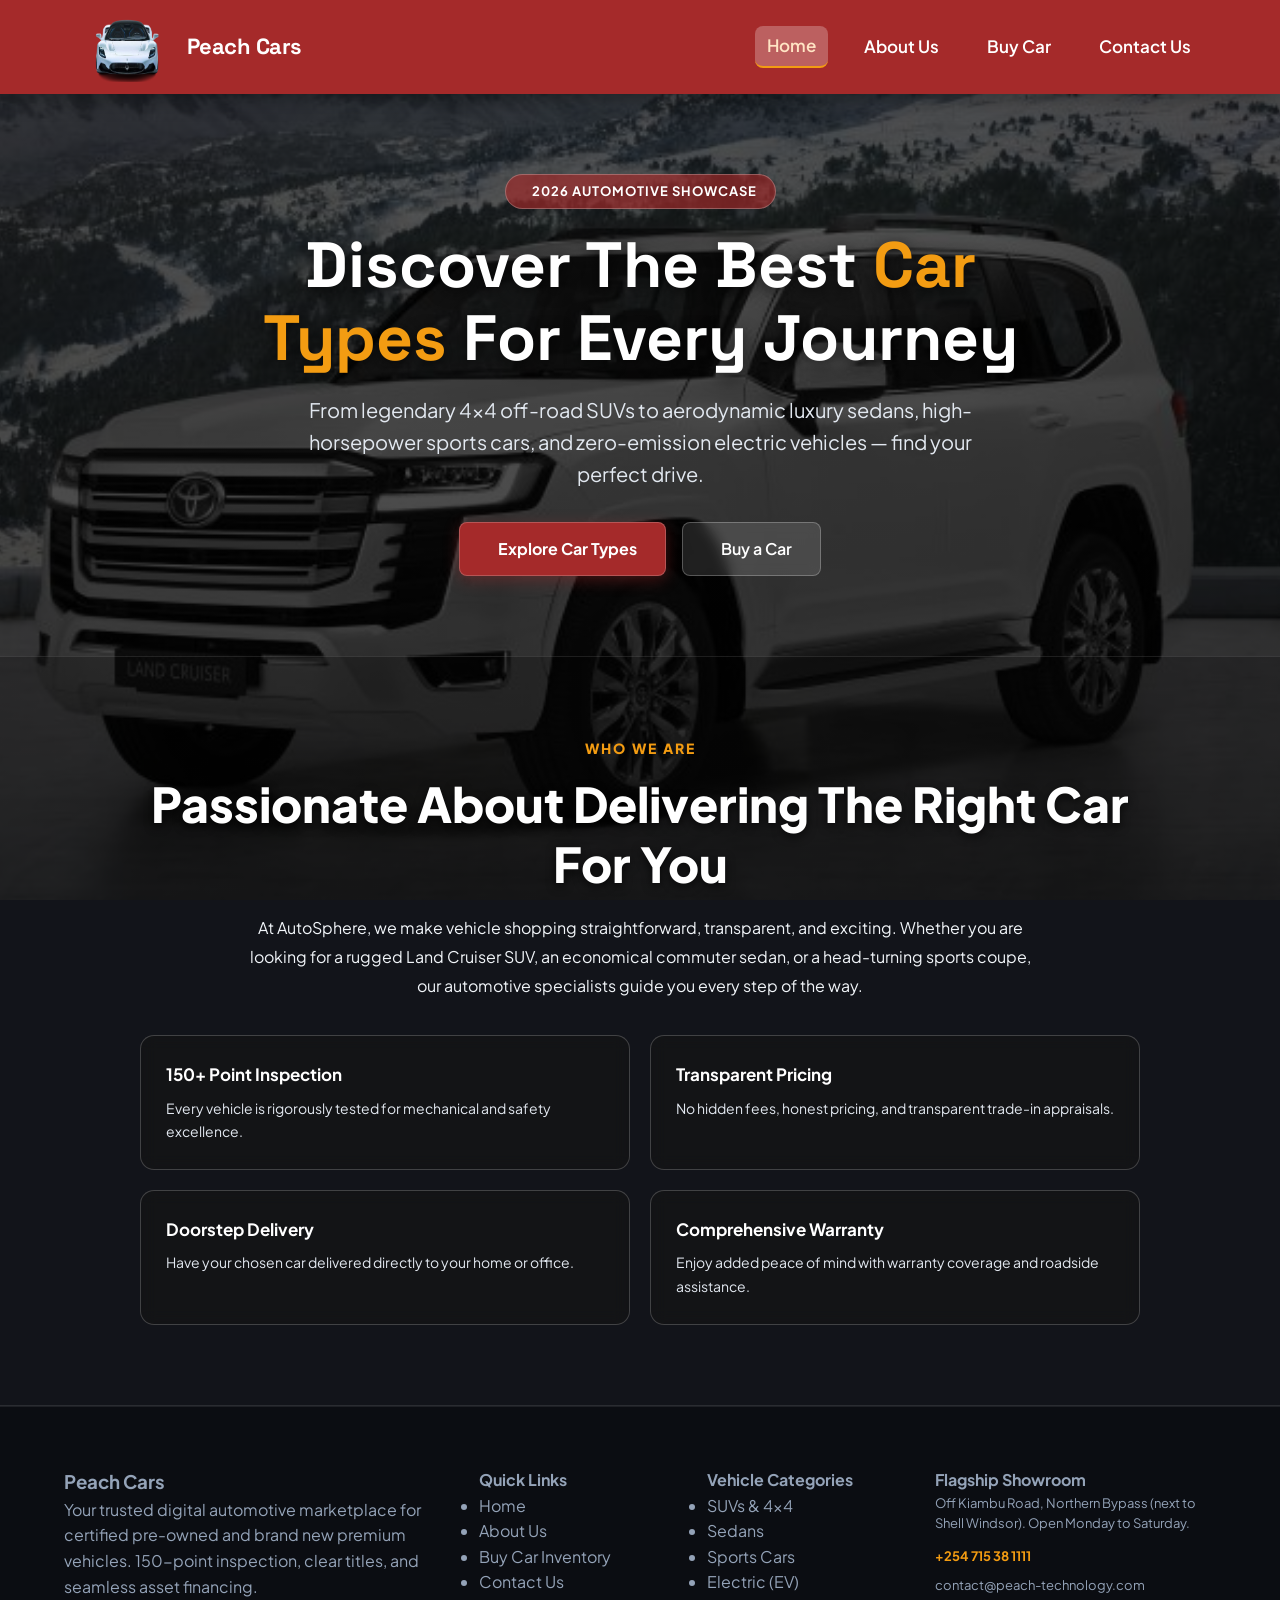
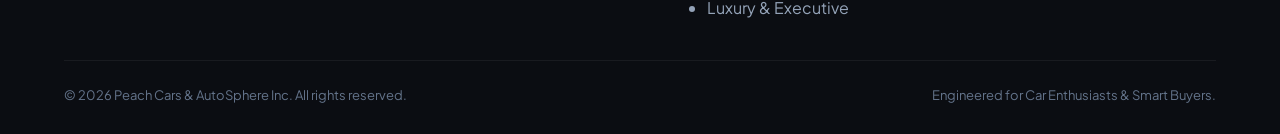
<file: index.html>
<!DOCTYPE html>
<html lang="en">
<head>
    <meta charset="UTF-8">
    <meta name="viewport" content="width=device-width, initial-scale=1.0">
    <title>AutoSphere | Types of Cars & Buy Car</title>
    <link rel="stylesheet" href="style.css"> 
</head>

<body>
    <div class="top-menu-bar">
        <div class="brand-title">
            <img src="images/CAR._royal-removebg-preview.png" alt="CAR.png" width="100" height="70">
            <span>Peach Cars </span>
        </div>
        
     <ul class="nav-links">
            <a href="car.html" class="active-nav"><h2>Home</h2></a>
            <a href="About.html"><h2>About Us</h2></a>
            <a href="Buycar.html"><h2>Buy Car</h2></a>
            <a href="contactus.html"><h2>Contact Us</h2></a>
     </ul>
    </div>

    <div class="hero" id="home">
        <div class="hero-tag">
            <i class="fa-solid fa-crown"></i> 2026 Automotive Showcase
        </div>
        <h1>Discover The Best <span>Car Types</span> For Every Journey</h1>
        <p>
            From legendary 4x4 off-road SUVs to aerodynamic luxury sedans, high-horsepower sports cars, and zero-emission electric vehicles — find your perfect drive.
        </p>
        <div class="hero-buttons">
            <a href="#cars" class="btn-primary">
                <i class="fa-solid fa-car"></i> Explore Car Types
            </a>
            <a href="Buycar.html" class="btn-secondary">
                <i class="fa-solid fa-tags"></i> Buy a Car
            </a>
        </div>
    </div>

    

  <!-- About Us Section -->
<section class="about-section" id="about">
    <div class="about-overlay">
        <div class="container">
            <div class="about-content">
                <span class="section-badge">Who We Are</span>

                <h2>Passionate About Delivering The Right Car For You</h2>

                <p>
                    At AutoSphere, we make vehicle shopping straightforward,
                    transparent, and exciting. Whether you are looking for a
                    rugged Land Cruiser SUV, an economical commuter sedan, or
                    a head-turning sports coupe, our automotive specialists
                    guide you every step of the way.
                </p>

                <div class="feature-cards">

                    <div class="feature-card">
                        <i class="fa-solid fa-shield-halved feature-icon"></i>
                        <h4>150+ Point Inspection</h4>
                        <p>
                            Every vehicle is rigorously tested for mechanical
                            and safety excellence.
                        </p>
                    </div>

                    <div class="feature-card">
                        <i class="fa-solid fa-hand-holding-dollar feature-icon"></i>
                        <h4>Transparent Pricing</h4>
                        <p>
                            No hidden fees, honest pricing, and transparent
                            trade-in appraisals.
                        </p>
                    </div>

                    <div class="feature-card">
                        <i class="fa-solid fa-truck-fast feature-icon"></i>
                        <h4>Doorstep Delivery</h4>
                        <p>
                            Have your chosen car delivered directly to your
                            home or office.
                        </p>
                    </div>

                    <div class="feature-card">
                        <i class="fa-solid fa-award feature-icon"></i>
                        <h4>Comprehensive Warranty</h4>
                        <p>
                            Enjoy added peace of mind with warranty coverage
                            and roadside assistance.
                        </p>
                    </div>

                </div>
            </div>
        </div>
    </div>
</section>

<!-- Footer -->
<footer class="site-footer">
    <div class="footer-container">

        <div class="footer-top">

            <div class="footer-brand">
                <h3>Peach Cars</h3>
                <p>
                    Your trusted digital automotive marketplace for certified
                    pre-owned and brand new premium vehicles. 150-point inspection,
                    clear titles, and seamless asset financing.
                </p>
            </div>

            <div class="footer-col">
                <h4>Quick Links</h4>
                <ul>
                    <li><a href="car.html">Home</a></li>
                    <li><a href="About.html">About Us</a></li>
                    <li><a href="Buycar.html">Buy Car Inventory</a></li>
                    <li><a href="contactus.html">Contact Us</a></li>
                </ul>
            </div>

            <div class="footer-col">
                <h4>Vehicle Categories</h4>
                <ul>
                    <li><a href="Buycar.html">SUVs &amp; 4x4</a></li>
                    <li><a href="Buycar.html">Sedans</a></li>
                    <li><a href="Buycar.html">Sports Cars</a></li>
                    <li><a href="Buycar.html">Electric (EV)</a></li>
                    <li><a href="Buycar.html">Luxury &amp; Executive</a></li>
                </ul>
            </div>

            <div class="footer-col">
                <h4>Flagship Showroom</h4>
                <p class="showroom-address">
                    Off Kiambu Road, Northern Bypass (next to Shell Windsor).
                    Open Monday to Saturday.
                </p>

                <span class="footer-phone">
                    <i class="fa-solid fa-phone"></i> +254 715 38 1111
                </span>

                <span class="footer-email">
                    <i class="fa-solid fa-envelope"></i>
                    contact@peach-technology.com
                </span>
            </div>

        </div>

        <div class="footer-bottom">
            <p>&copy; 2026 Peach Cars &amp; AutoSphere Inc. All rights reserved.</p>
            <p>Engineered for Car Enthusiasts &amp; Smart Buyers.</p>
        </div>

    </div>
</footer>
</body>
</html>
</file>
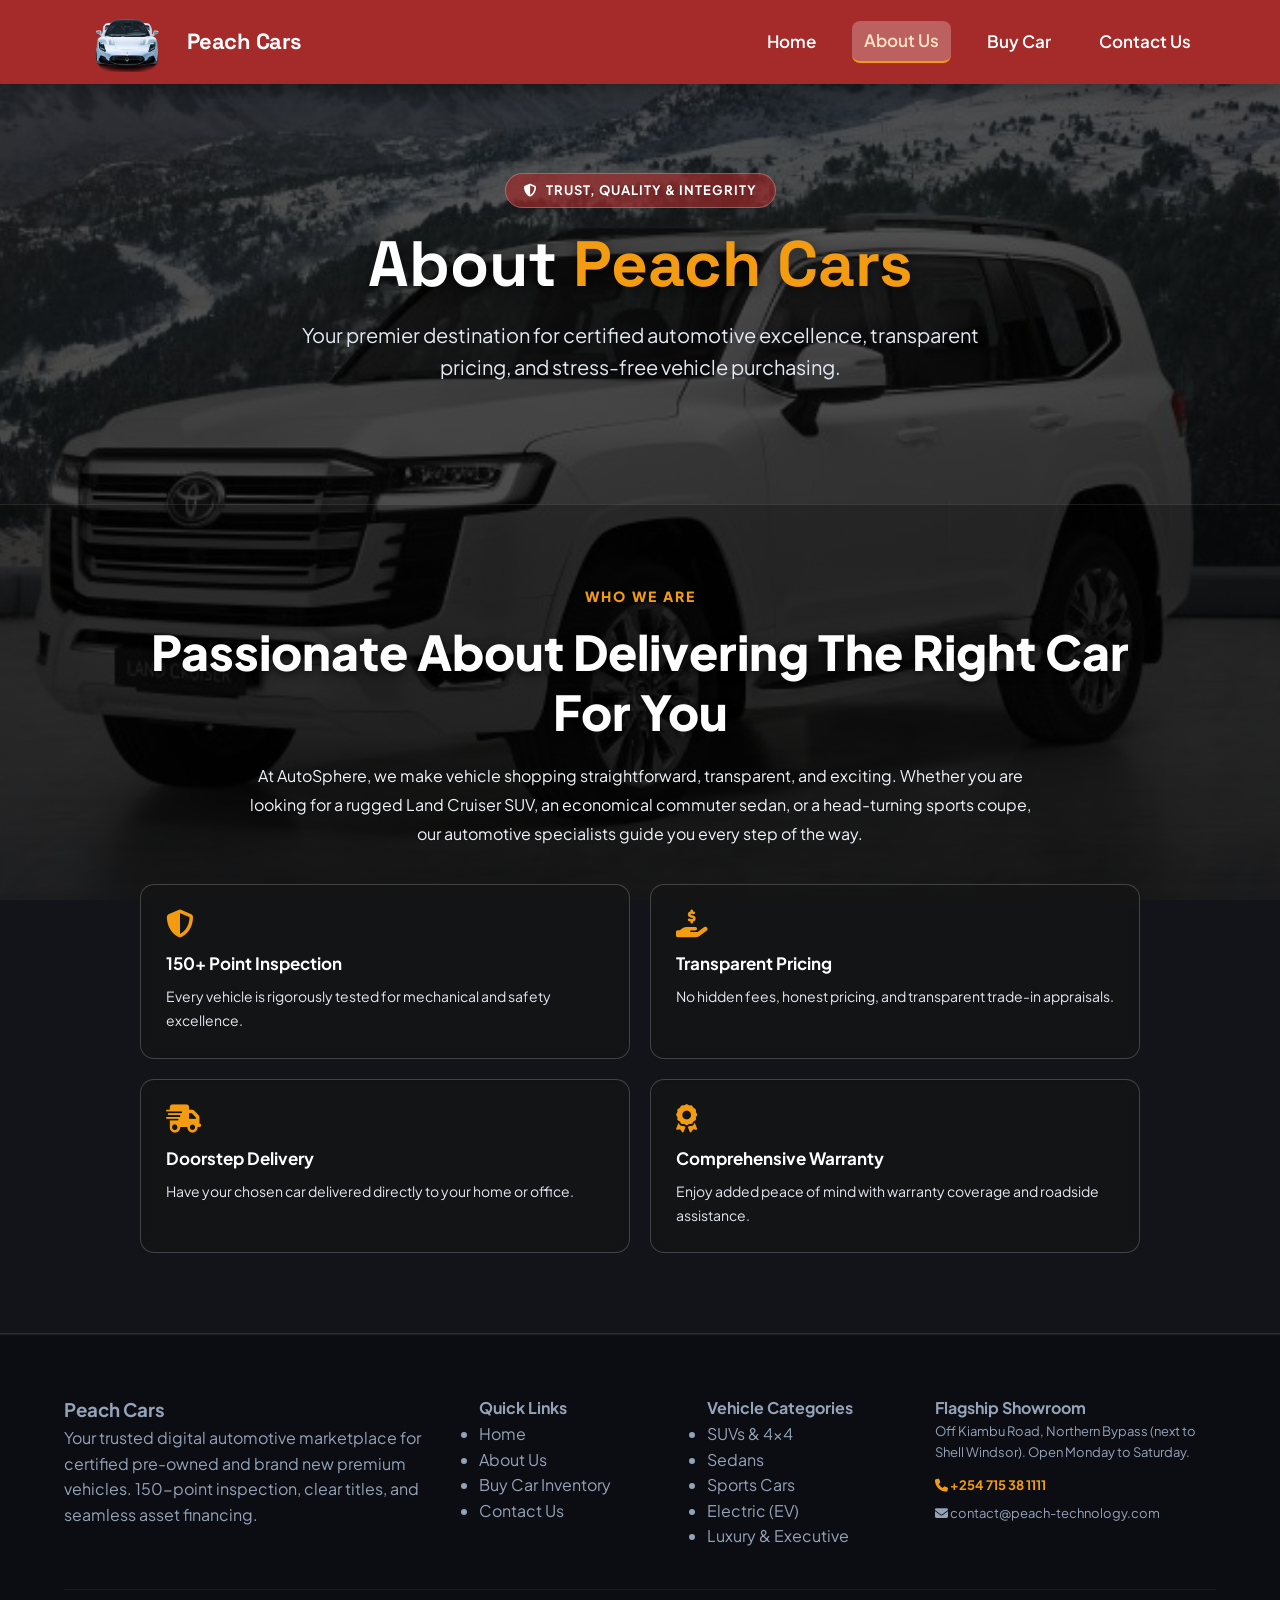
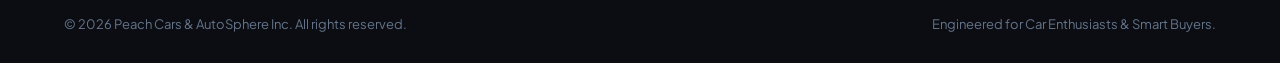
<file: About.html>
<!DOCTYPE html>
<html lang="en">
<head>
    <meta charset="UTF-8">
    <meta name="viewport" content="width=device-width, initial-scale=1.0">
    <title>About Us | Peach Cars - Premier Automotive Marketplace</title>

    <!-- FontAwesome 6 CDN -->
    <link rel="stylesheet" href="https://cdnjs.cloudflare.com/ajax/libs/font-awesome/6.5.1/css/all.min.css">
    <link rel="stylesheet" href="style.css"> 
</head>

<body>
    <div class="top-menu-bar">
        <div class="brand-title">
            <img src="images/CAR._royal-removebg-preview.png" alt="Peach Cars Logo" width="100" height="60">
            <span>Peach Cars </span>
        </div>
        
        <ul class="nav-links">
            <a href="car.html"><h2>Home</h2></a>
            <a href="About.html" class="active-nav"><h2>About Us</h2></a>
            <a href="Buycar.html"><h2>Buy Car</h2></a>
            <a href="contactus.html"><h2>Contact Us</h2></a>
        </ul>
    </div>

    <!-- About Hero Section -->
    <div class="hero" id="home" style="min-height: 420px;">
        <div class="hero-tag">
            <i class="fa-solid fa-shield-halved"></i> Trust, Quality & Integrity
        </div>
        <h1>About <span>Peach Cars</span></h1>
        <p>
            Your premier destination for certified automotive excellence, transparent pricing, and stress-free vehicle purchasing.
        </p>
    </div>

    <!-- About Us Section -->
    <!-- About Us Section -->
<section class="about-section" id="about">
    <div class="about-overlay">
        <div class="container">
            <div class="about-content">
                <span class="section-badge">Who We Are</span>

                <h2>Passionate About Delivering The Right Car For You</h2>

                <p>
                    At AutoSphere, we make vehicle shopping straightforward,
                    transparent, and exciting. Whether you are looking for a
                    rugged Land Cruiser SUV, an economical commuter sedan, or
                    a head-turning sports coupe, our automotive specialists
                    guide you every step of the way.
                </p>

                <div class="feature-cards">

                    <div class="feature-card">
                        <i class="fa-solid fa-shield-halved feature-icon"></i>
                        <h4>150+ Point Inspection</h4>
                        <p>
                            Every vehicle is rigorously tested for mechanical
                            and safety excellence.
                        </p>
                    </div>

                    <div class="feature-card">
                        <i class="fa-solid fa-hand-holding-dollar feature-icon"></i>
                        <h4>Transparent Pricing</h4>
                        <p>
                            No hidden fees, honest pricing, and transparent
                            trade-in appraisals.
                        </p>
                    </div>

                    <div class="feature-card">
                        <i class="fa-solid fa-truck-fast feature-icon"></i>
                        <h4>Doorstep Delivery</h4>
                        <p>
                            Have your chosen car delivered directly to your
                            home or office.
                        </p>
                    </div>

                    <div class="feature-card">
                        <i class="fa-solid fa-award feature-icon"></i>
                        <h4>Comprehensive Warranty</h4>
                        <p>
                            Enjoy added peace of mind with warranty coverage
                            and roadside assistance.
                        </p>
                    </div>

                </div>
            </div>
        </div>
    </div>
</section>

   
<!-- Footer -->
<footer class="site-footer">
    <div class="footer-container">

        <div class="footer-top">

            <div class="footer-brand">
                <h3>Peach Cars</h3>
                <p>
                    Your trusted digital automotive marketplace for certified
                    pre-owned and brand new premium vehicles. 150-point inspection,
                    clear titles, and seamless asset financing.
                </p>
            </div>

            <div class="footer-col">
                <h4>Quick Links</h4>
                <ul>
                    <li><a href="car.html">Home</a></li>
                    <li><a href="About.html">About Us</a></li>
                    <li><a href="Buycar.html">Buy Car Inventory</a></li>
                    <li><a href="contactus.html">Contact Us</a></li>
                </ul>
            </div>

            <div class="footer-col">
                <h4>Vehicle Categories</h4>
                <ul>
                    <li><a href="Buycar.html">SUVs &amp; 4x4</a></li>
                    <li><a href="Buycar.html">Sedans</a></li>
                    <li><a href="Buycar.html">Sports Cars</a></li>
                    <li><a href="Buycar.html">Electric (EV)</a></li>
                    <li><a href="Buycar.html">Luxury &amp; Executive</a></li>
                </ul>
            </div>

            <div class="footer-col">
                <h4>Flagship Showroom</h4>
                <p class="showroom-address">
                    Off Kiambu Road, Northern Bypass (next to Shell Windsor).
                    Open Monday to Saturday.
                </p>

                <span class="footer-phone">
                    <i class="fa-solid fa-phone"></i> +254 715 38 1111
                </span>

                <span class="footer-email">
                    <i class="fa-solid fa-envelope"></i>
                    contact@peach-technology.com
                </span>
            </div>

        </div>

        <div class="footer-bottom">
            <p>&copy; 2026 Peach Cars &amp; AutoSphere Inc. All rights reserved.</p>
            <p>Engineered for Car Enthusiasts &amp; Smart Buyers.</p>
        </div>

    </div>
</footer>

</body>
</html>
</file>
<file: style.css>
/* ===================================================
   AutoSphere - Types of Cars Homepage Stylesheet
   =================================================== */

@import url('https://fonts.googleapis.com/css2?family=Plus+Jakarta+Sans:wght@300;400;500;600;700;800&family=Space+Grotesk:wght@600;700&display=swap');

:root {
    --primary-brown: #7b241c;
    --brown-hover: #922b21;
    --brown-light: #c0392b;
    --accent-amber: #e67e22;
    --accent-gold: #f39c12;
    --bg-dark: #12141a;
    --bg-surface: #1a1e29;
    --bg-card: #222838;
    --bg-card-hover: #2b3347;
    --border-color: rgba(255, 255, 255, 0.08);
    --border-hover: rgba(230, 126, 34, 0.4);
    --text-white: #ffffff;
    --text-light: #f1f5f9;
    --text-muted: #94a3b8;
    --text-dim: #64748b;
    --radius-sm: 8px;
    --radius-md: 14px;
    --radius-lg: 20px;
    --shadow-card: 0 10px 25px -5px rgba(0, 0, 0, 0.4);
    --shadow-hover: 0 20px 35px -5px rgba(0, 0, 0, 0.6);
    --transition: all 0.3s cubic-bezier(0.4, 0, 0.2, 1);
}

* {
    margin: 0;
    padding: 0;
    box-sizing: border-box;
    scroll-behavior: smooth;
}

body {
    font-family: 'Plus Jakarta Sans', -apple-system, BlinkMacSystemFont, sans-serif;
    background-color: var(--bg-dark);
    color: var(--text-light);
    line-height: 1.6;
    overflow-x: hidden;
}

a {
    color: inherit;
    text-decoration: none;
}

/* ===================================================
   Top Menu Bar (Preserved & Enhanced)
   =================================================== */
.top-menu-bar {
    display: flex;
    justify-content: space-between;
    align-items: center;
    padding: 12px 6%;
    background-color: brown;
    position: sticky;
    top: 0;
    z-index: 1000;
    box-shadow: 0 4px 20px rgba(0, 0, 0, 0.35);
    backdrop-filter: blur(8px);
}

.brand-title {
    display: flex;
    align-items: center;
    gap: 10px;
    color: #ffffff;
    font-family: 'Space Grotesk', sans-serif;
    font-size: 22px;
    font-weight: 700;
    letter-spacing: -0.5px;
}

.brand-title i {
    color: var(--accent-gold);
}

.nav-links-wrap,
.nav-links {
    display: flex;
    align-items: center;
    gap: 24px;
    list-style: none;
    margin: 0;
    padding: 0;
}

.top-menu-bar h2 {
    color: white;
    font-size: 17px;
    font-weight: 600;
    cursor: pointer;
    transition: var(--transition);
    padding: 6px 12px;
    border-radius: var(--radius-sm);
    display: inline-block;
}

.top-menu-bar a {
    text-decoration: none;
}

.top-menu-bar h2:hover {
    background-color: rgba(255, 255, 255, 0.18);
    transform: translateY(-2px);
    color: #ffe4c4;
}

.top-menu-bar .cta-btn-nav h2 {
    background-color: #ffffff;
    color: brown;
    font-weight: 700;
    border-radius: 9999px;
    padding: 7px 18px;
    box-shadow: 0 2px 10px rgba(0, 0, 0, 0.2);
}

.top-menu-bar .cta-btn-nav h2:hover {
    background-color: #ffe4c4;
    color: #5a180f;
}

/* ===================================================
   Hero Section (Preserved & Enhanced with Toyota Land Cruiser)
   =================================================== */
.hero {
    min-height: 520px;
    background-image: linear-gradient(rgba(0, 0, 0, 0.65), rgba(0, 0, 0, 0.75)), url("images/toyota-land-cruiser-300-series--2022-635210.jpg");
    background-repeat: no-repeat;
    background-position: center;
    background-size: cover;
    background-attachment: fixed;

    display: flex;
    flex-direction: column;
    justify-content: center;
    align-items: center;

    text-align: center;
    padding: 80px 20px;
    color: white;
    position: relative;
}

.hero-tag {
    display: inline-flex;
    align-items: center;
    gap: 8px;
    background: rgba(165, 42, 42, 0.65);
    border: 1px solid rgba(255, 255, 255, 0.25);
    padding: 6px 18px;
    border-radius: 9999px;
    font-size: 13px;
    font-weight: 700;
    text-transform: uppercase;
    letter-spacing: 1px;
    margin-bottom: 20px;
}

.hero h1 {
    font-family: 'Space Grotesk', sans-serif;
    font-size: clamp(2.4rem, 5vw, 4rem);
    font-weight: 800;
    line-height: 1.15;
    margin-bottom: 18px;
    max-width: 860px;
    text-shadow: 0 4px 15px rgba(0, 0, 0, 0.7);
}

.hero h1 span {
    color: var(--accent-gold);
}

.hero p {
    font-size: clamp(1rem, 2vw, 1.25rem);
    max-width: 680px;
    color: #e2e8f0;
    margin-bottom: 32px;
    line-height: 1.6;
}

.hero-buttons {
    display: flex;
    gap: 16px;
    flex-wrap: wrap;
    justify-content: center;
}

.btn-primary {
    background-color: brown;
    color: #ffffff;
    padding: 13px 28px;
    border-radius: var(--radius-sm);
    font-size: 16px;
    font-weight: 700;
    transition: var(--transition);
    display: inline-flex;
    align-items: center;
    gap: 10px;
    border: 1px solid rgba(255, 255, 255, 0.2);
    box-shadow: 0 4px 15px rgba(165, 42, 42, 0.4);
    cursor: pointer;
}

.btn-primary:hover {
    background-color: #922b21;
    transform: translateY(-2px);
    box-shadow: 0 6px 20px rgba(165, 42, 42, 0.6);
}

.btn-secondary {
    background-color: rgba(255, 255, 255, 0.12);
    color: #ffffff;
    padding: 13px 28px;
    border-radius: var(--radius-sm);
    font-size: 16px;
    font-weight: 600;
    backdrop-filter: blur(6px);
    border: 1px solid rgba(255, 255, 255, 0.25);
    transition: var(--transition);
    display: inline-flex;
    align-items: center;
    gap: 10px;
    cursor: pointer;
}

.btn-secondary:hover {
    background-color: rgba(255, 255, 255, 0.25);
    transform: translateY(-2px);
}

/* ===================================================
   Container & Section Utilities
   =================================================== */
.container {
    max-width: 1200px;
    margin: 0 auto;
    padding: 0 20px;
}

.section {
    padding: 80px 0;
}

.section-title-wrap {
    text-align: center;
    margin-bottom: 48px;
}

.section-badge {
    color: var(--accent-amber);
    font-size: 13px;
    font-weight: 700;
    text-transform: uppercase;
    letter-spacing: 1.5px;
    display: block;
    margin-bottom: 8px;
}

.section-title {
    font-family: 'Space Grotesk', sans-serif;
    font-size: clamp(2rem, 3.5vw, 2.7rem);
    font-weight: 700;
    color: #ffffff;
    margin-bottom: 12px;
}

.section-subtitle {
    color: var(--text-muted);
    font-size: 1.05rem;
    max-width: 620px;
    margin: 0 auto;
}

/* ===================================================
   Category Filter Tabs
   =================================================== */
.category-filter-bar {
    display: flex;
    justify-content: center;
    flex-wrap: wrap;
    gap: 10px;
    margin-bottom: 40px;
}

.filter-tab {
    background: var(--bg-surface);
    border: 1px solid var(--border-color);
    color: var(--text-muted);
    padding: 10px 20px;
    border-radius: 9999px;
    font-size: 14px;
    font-weight: 600;
    cursor: pointer;
    transition: var(--transition);
    display: inline-flex;
    align-items: center;
    gap: 8px;
}

.filter-tab:hover {
    color: #ffffff;
    border-color: rgba(255, 255, 255, 0.2);
    background: var(--bg-card);
}

.filter-tab.active {
    background: brown;
    border-color: brown;
    color: #ffffff;
    box-shadow: 0 4px 15px rgba(165, 42, 42, 0.4);
}

/* ===================================================
   Car Cards Grid
   =================================================== */
.car-cards-grid {
    display: grid;
    grid-template-columns: repeat(auto-fill, minmax(350px, 1fr));
    gap: 28px;
}

.car-box {
    background: var(--bg-card);
    border: 1px solid var(--border-color);
    border-radius: var(--radius-md);
    overflow: hidden;
    transition: var(--transition);
    display: flex;
    flex-direction: column;
    box-shadow: var(--shadow-card);
}

.car-box:hover {
    transform: translateY(-6px);
    border-color: var(--border-hover);
    box-shadow: var(--shadow-hover);
}

.car-box-image {
    position: relative;
    height: 220px;
    overflow: hidden;
    background-color: #1a202c;
}

.car-box-image img {
    width: 100%;
    height: 100%;
    object-fit: cover;
    transition: transform 0.5s ease;
}

.car-box:hover .car-box-image img {
    transform: scale(1.06);
}

.car-type-badge {
    position: absolute;
    top: 14px;
    left: 14px;
    background: rgba(0, 0, 0, 0.75);
    border: 1px solid rgba(255, 255, 255, 0.15);
    color: var(--accent-gold);
    font-size: 12px;
    font-weight: 700;
    text-transform: uppercase;
    padding: 4px 12px;
    border-radius: 9999px;
    backdrop-filter: blur(6px);
}

.car-price-tag {
    position: absolute;
    bottom: 14px;
    right: 14px;
    background: brown;
    color: #ffffff;
    font-size: 13px;
    font-weight: 700;
    padding: 5px 12px;
    border-radius: var(--radius-sm);
    box-shadow: 0 2px 8px rgba(0, 0, 0, 0.5);
}

.car-box-body {
    padding: 24px;
    display: flex;
    flex-direction: column;
    flex: 1;
}

.car-box-title {
    font-family: 'Space Grotesk', sans-serif;
    font-size: 1.4rem;
    font-weight: 700;
    color: #ffffff;
    margin-bottom: 6px;
}

.car-box-tagline {
    font-size: 13px;
    color: var(--accent-amber);
    font-weight: 600;
    margin-bottom: 12px;
}

.car-box-desc {
    color: var(--text-muted);
    font-size: 14px;
    line-height: 1.6;
    margin-bottom: 18px;
    flex: 1;
}

.car-spec-list {
    display: grid;
    grid-template-columns: repeat(3, 1fr);
    gap: 8px;
    padding: 14px 0;
    border-top: 1px solid var(--border-color);
    border-bottom: 1px solid var(--border-color);
    margin-bottom: 20px;
}

.spec-item {
    text-align: center;
}

.spec-value {
    font-size: 13px;
    font-weight: 700;
    color: #ffffff;
    display: block;
}

.spec-label {
    font-size: 11px;
    color: var(--text-dim);
    text-transform: uppercase;
    font-weight: 600;
}

.card-cta-row {
    display: flex;
    gap: 10px;
}

.btn-card-inquire {
    flex: 1;
    background: brown;
    color: #ffffff;
    padding: 10px 14px;
    border-radius: var(--radius-sm);
    font-size: 14px;
    font-weight: 700;
    text-align: center;
    border: none;
    cursor: pointer;
    transition: var(--transition);
    display: flex;
    align-items: center;
    justify-content: center;
    gap: 8px;
}

.btn-card-inquire:hover {
    background: #922b21;
    transform: translateY(-2px);
}

.btn-card-info {
    background: rgba(255, 255, 255, 0.08);
    color: #ffffff;
    padding: 10px 14px;
    border-radius: var(--radius-sm);
    font-size: 14px;
    font-weight: 600;
    border: 1px solid var(--border-color);
    cursor: pointer;
    transition: var(--transition);
}

.btn-card-info:hover {
    background: rgba(255, 255, 255, 0.16);
}

/* ===================================================
   About Us Section
   =================================================== */
/* ABOUT US SECTION WITH BACKGROUND IMAGE */

.about-section {
    position: relative;
    min-height: 650px;

    background-image:
        linear-gradient(
            rgba(0, 0, 0, 0.72),
            rgba(0, 0, 0, 0.82)
        ),
        url("images/toyota-land-cruiser-300-series--2022-635210.jpg");

    background-size: cover;
    background-position: center;
    background-repeat: no-repeat;
    background-attachment: fixed;

    border-top: 1px solid rgba(255, 255, 255, 0.1);
    border-bottom: 1px solid rgba(255, 255, 255, 0.1);
}

/* Overlay containing all the content */

.about-overlay {
    width: 100%;
    min-height: 650px;
    display: flex;
    align-items: center;
    padding: 80px 0;
}

/* About Us content */

.about-content {
    position: relative;
    z-index: 2;
    max-width: 1000px;
    margin: 0 auto;
    text-align: center;
}

.about-content .section-badge {
    color: #f39c12;
    font-size: 14px;
    font-weight: 800;
    letter-spacing: 2px;
    text-transform: uppercase;
    margin-bottom: 15px;
    display: block;
}

.about-content h2 {
    color: #ffffff;
    font-size: clamp(2rem, 4vw, 3rem);
    font-weight: 800;
    line-height: 1.25;
    margin-bottom: 20px;
    text-shadow: 0 3px 10px rgba(0, 0, 0, 0.7);
}

.about-content > p {
    max-width: 800px;
    margin: 0 auto 35px;
    color: #f1f5f9;
    font-size: 16px;
    line-height: 1.8;
}

/* Feature cards displayed over the background */

.feature-cards {
    display: grid;
    grid-template-columns: repeat(2, 1fr);
    gap: 20px;
    margin-top: 30px;
}

.feature-card {
    padding: 25px;
    border-radius: 14px;

    background: rgba(20, 20, 20, 0.65);
    backdrop-filter: blur(8px);
    -webkit-backdrop-filter: blur(8px);

    border: 1px solid rgba(255, 255, 255, 0.2);

    text-align: left;
    transition: all 0.3s ease;
}

.feature-card:hover {
    transform: translateY(-5px);
    background: rgba(123, 36, 28, 0.85);
    border-color: #f39c12;
}

.feature-icon {
    font-size: 28px;
    color: #f39c12;
    margin-bottom: 12px;
}

.feature-card h4 {
    color: #ffffff;
    font-size: 17px;
    font-weight: 700;
    margin-bottom: 8px;
}

.feature-card p {
    color: #e2e8f0;
    font-size: 14px;
    line-height: 1.7;
    margin-bottom: 0;
}

/* Responsive layout for mobile phones */

@media (max-width: 768px) {
    .about-section {
        background-attachment: scroll;
        min-height: auto;
    }

    .about-overlay {
        min-height: auto;
        padding: 55px 0;
    }

    .about-content h2 {
        font-size: 2rem;
    }

    .about-content > p {
        font-size: 14px;
    }

    .feature-cards {
        grid-template-columns: 1fr;
        gap: 15px;
    }

    .feature-card {
        text-align: center;
    }
}

/* ===================================================
   Contact Us Section
   =================================================== */
.contact-section {
    background: var(--bg-surface);
    border-top: 1px solid var(--border-color);
}

.contact-grid {
    display: grid;
    grid-template-columns: 1fr 1.2fr;
    gap: 40px;
}

.contact-info-panel {
    background: var(--bg-card);
    border: 1px solid var(--border-color);
    border-radius: var(--radius-md);
    padding: 36px;
}

.contact-info-panel h3 {
    font-family: 'Space Grotesk', sans-serif;
    font-size: 1.5rem;
    color: #ffffff;
    margin-bottom: 12px;
}

.contact-info-panel p {
    color: var(--text-muted);
    font-size: 14px;
    margin-bottom: 28px;
}

.contact-detail-item {
    display: flex;
    align-items: flex-start;
    gap: 16px;
    margin-bottom: 20px;
}

.contact-detail-icon {
    width: 44px;
    height: 44px;
    border-radius: 50%;
    background: rgba(165, 42, 42, 0.2);
    border: 1px solid rgba(165, 42, 42, 0.4);
    color: var(--accent-gold);
    display: flex;
    align-items: center;
    justify-content: center;
    font-size: 18px;
    flex-shrink: 0;
}

.contact-detail-text h5 {
    color: #ffffff;
    font-size: 14px;
    font-weight: 700;
    margin-bottom: 2px;
}

.contact-detail-text span {
    color: var(--text-muted);
    font-size: 13px;
}

.contact-form-panel {
    background: var(--bg-card);
    border: 1px solid var(--border-color);
    border-radius: var(--radius-md);
    padding: 36px;
}

.contact-form-panel h3 {
    font-family: 'Space Grotesk', sans-serif;
    font-size: 1.5rem;
    color: #ffffff;
    margin-bottom: 20px;
}

.form-group {
    margin-bottom: 16px;
}

.form-label {
    display: block;
    color: var(--text-light);
    font-size: 13px;
    font-weight: 600;
    margin-bottom: 6px;
}

.form-input, .form-select, .form-textarea {
    width: 100%;
    background: var(--bg-surface);
    border: 1px solid var(--border-color);
    color: #ffffff;
    padding: 12px 16px;
    border-radius: var(--radius-sm);
    font-size: 14px;
    font-family: inherit;
    outline: none;
    transition: var(--transition);
}

.form-input:focus, .form-select:focus, .form-textarea:focus {
    border-color: brown;
    box-shadow: 0 0 10px rgba(165, 42, 42, 0.4);
}

.form-textarea {
    resize: vertical;
    min-height: 100px;
}

.btn-submit {
    width: 100%;
    background: brown;
    color: #ffffff;
    padding: 13px;
    border-radius: var(--radius-sm);
    font-size: 15px;
    font-weight: 700;
    border: none;
    cursor: pointer;
    transition: var(--transition);
    display: flex;
    align-items: center;
    justify-content: center;
    gap: 8px;
    margin-top: 10px;
}

.btn-submit:hover {
    background: #922b21;
    transform: translateY(-2px);
    box-shadow: 0 4px 15px rgba(165, 42, 42, 0.5);
}

/* ===================================================
   Footer
   =================================================== */

/* Full-width footer */
.site-footer {
    width: 100%;
    background: #0b0d12;
    border-top: 1px solid var(--border-color);
    padding: 60px 5% 28px;
    color: var(--text-muted);
    box-sizing: border-box;
}

.footer-container {
    width: 100%;
    max-width: 100%;
    margin: 0;
    box-sizing: border-box;
}

.footer-top {
    display: grid;
    grid-template-columns: 2fr 1fr 1fr 1.5fr;
    gap: 40px;
    margin-bottom: 40px;
}

.footer-bottom {
    padding-top: 24px;
    border-top: 1px solid rgba(255, 255, 255, 0.06);
    display: flex;
    justify-content: space-between;
    align-items: center;
    gap: 15px;
    font-size: 13px;
    color: var(--text-dim);
}

.showroom-address {
    font-size: 13px;
    line-height: 1.6;
    margin-bottom: 12px;
}

.footer-phone,
.footer-email {
    display: block;
    margin-bottom: 8px;
    font-size: 13px;
}

.footer-phone {
    color: var(--accent-gold);
    font-weight: 700;
}

@media (max-width: 900px) {
    .footer-top {
        grid-template-columns: 1fr 1fr;
    }
}

@media (max-width: 600px) {
    .site-footer {
        padding: 40px 20px 25px;
    }

    .footer-top {
        grid-template-columns: 1fr;
        gap: 30px;
    }

    .footer-bottom {
        flex-direction: column;
        text-align: center;
    }
}


/* ===================================================
   Modal Popup Styles
   =================================================== */
.modal-overlay {
    position: fixed;
    top: 0;
    left: 0;
    width: 100%;
    height: 100%;
    background: rgba(0, 0, 0, 0.85);
    backdrop-filter: blur(8px);
    display: none;
    justify-content: center;
    align-items: center;
    z-index: 2000;
    padding: 20px;
}

.modal-overlay.open {
    display: flex;
}

.modal-card {
    background: var(--bg-card);
    border: 1px solid var(--border-color);
    border-radius: var(--radius-lg);
    max-width: 650px;
    width: 100%;
    overflow: hidden;
    box-shadow: 0 25px 50px rgba(0, 0, 0, 0.7);
    position: relative;
    animation: modalAnim 0.3s ease;
}

@keyframes modalAnim {
    from { opacity: 0; transform: scale(0.95); }
    to { opacity: 1; transform: scale(1); }
}

.modal-header-img {
    height: 220px;
    position: relative;
}

.modal-header-img img {
    width: 100%;
    height: 100%;
    object-fit: cover;
}

.modal-close-btn {
    position: absolute;
    top: 14px;
    right: 14px;
    width: 36px;
    height: 36px;
    border-radius: 50%;
    background: rgba(0, 0, 0, 0.7);
    border: 1px solid rgba(255, 255, 255, 0.3);
    color: #ffffff;
    display: flex;
    align-items: center;
    justify-content: center;
    cursor: pointer;
    font-size: 16px;
    transition: var(--transition);
}

.modal-close-btn:hover {
    background: brown;
}

.modal-content-area {
    padding: 28px;
}

.modal-content-area h3 {
    font-family: 'Space Grotesk', sans-serif;
    font-size: 1.6rem;
    color: #ffffff;
    margin-bottom: 6px;
}

.modal-content-area p {
    color: var(--text-muted);
    font-size: 14px;
    line-height: 1.6;
    margin-bottom: 20px;
}

.modal-list {
    margin-bottom: 20px;
    list-style: none;
}

.modal-list li {
    font-size: 13px;
    color: var(--text-light);
    margin-bottom: 8px;
    position: relative;
    padding-left: 20px;
}

.modal-list li::before {
    content: "✓";
    position: absolute;
    left: 0;
    color: var(--accent-gold);
    font-weight: bold;
}

/* ===================================================
   Responsive Mobile Adjustments
   =================================================== */
@media (max-width: 900px) {
    .about-grid, .contact-grid {
        grid-template-columns: 1fr;
    }
    .footer-top {
        grid-template-columns: 1fr 1fr;
    }
}

@media (max-width: 600px) {
    .top-menu-bar {
        flex-direction: column;
        gap: 10px;
        padding: 12px 20px;
    }
    .nav-links-wrap,
    .nav-links {
        flex-wrap: wrap;
        justify-content: center;
        gap: 12px;
    }
    .top-menu-bar h2 {
        font-size: 15px;
    }
    .hero {
        min-height: 420px;
        padding: 50px 16px;
    }
    .hero h1 {
        font-size: 2rem;
    }
    .footer-top {
        grid-template-columns: 1fr;
    }
    .footer-bottom {
        flex-direction: column;
        gap: 10px;
        text-align: center;
    }
}

/* ===================================================
   Buy Car Page Custom Styles
   =================================================== */
.top-menu-bar a.active-nav h2 {
    background-color: rgba(255, 255, 255, 0.25);
    color: #ffe4c4;
    border-bottom: 2px solid var(--accent-gold);
}

/* Hero Search Bar */
.buy-hero-search {
    width: 100%;
    max-width: 980px;
    background: rgba(26, 30, 41, 0.95);
    backdrop-filter: blur(14px);
    border: 1px solid rgba(255, 255, 255, 0.15);
    border-radius: var(--radius-md);
    padding: 24px 28px;
    margin-top: 32px;
    box-shadow: 0 15px 35px rgba(0, 0, 0, 0.5);
}

.search-form-row {
    display: grid;
    grid-template-columns: 2fr 1.3fr 1.3fr 1.2fr auto;
    gap: 14px;
    align-items: center;
}

.search-field {
    display: flex;
    flex-direction: column;
    text-align: left;
    position: relative;
}

.search-field label {
    font-size: 11px;
    font-weight: 700;
    text-transform: uppercase;
    color: var(--accent-gold);
    margin-bottom: 6px;
    letter-spacing: 0.5px;
}

.search-input-wrap {
    position: relative;
    display: flex;
    align-items: center;
}

.search-input-wrap i {
    position: absolute;
    left: 12px;
    color: var(--text-dim);
    font-size: 14px;
}

.search-field input,
.search-field select {
    width: 100%;
    background: #12141a;
    border: 1px solid rgba(255, 255, 255, 0.14);
    border-radius: var(--radius-sm);
    color: #ffffff;
    font-size: 13.5px;
    font-family: inherit;
    padding: 11px 12px 11px 34px;
    outline: none;
    transition: var(--transition);
}

.search-field select {
    padding-left: 12px;
    cursor: pointer;
}

.search-field input:focus,
.search-field select:focus {
    border-color: var(--accent-amber);
    box-shadow: 0 0 0 2px rgba(230, 126, 34, 0.25);
}

.btn-search-hero {
    background: linear-gradient(135deg, #7b241c, #922b21);
    color: #ffffff;
    border: none;
    font-weight: 700;
    font-size: 14px;
    padding: 12px 22px;
    border-radius: var(--radius-sm);
    cursor: pointer;
    display: flex;
    align-items: center;
    gap: 8px;
    transition: var(--transition);
    height: 44px;
    margin-top: 20px;
    white-space: nowrap;
}

.btn-search-hero:hover {
    background: linear-gradient(135deg, #922b21, #c0392b);
    transform: translateY(-2px);
    box-shadow: 0 6px 18px rgba(123, 36, 28, 0.45);
}

/* Trust Perks Bar */
.buy-perks-row {
    display: grid;
    grid-template-columns: repeat(4, 1fr);
    gap: 20px;
    margin-top: -35px;
    position: relative;
    z-index: 10;
    margin-bottom: 40px;
}

.perk-card {
    background: var(--bg-card);
    border: 1px solid var(--border-color);
    border-radius: var(--radius-md);
    padding: 22px 20px;
    display: flex;
    align-items: flex-start;
    gap: 16px;
    box-shadow: var(--shadow-card);
    transition: var(--transition);
}

.perk-card:hover {
    transform: translateY(-4px);
    border-color: var(--border-hover);
}

.perk-icon-wrap {
    width: 48px;
    height: 48px;
    border-radius: 12px;
    background: rgba(123, 36, 28, 0.25);
    border: 1px solid rgba(230, 126, 34, 0.3);
    display: flex;
    align-items: center;
    justify-content: center;
    color: var(--accent-gold);
    font-size: 20px;
    flex-shrink: 0;
}

.perk-info h4 {
    font-size: 15px;
    font-weight: 700;
    color: #ffffff;
    margin-bottom: 4px;
}

.perk-info p {
    font-size: 12.5px;
    color: var(--text-dim);
    line-height: 1.4;
    margin: 0;
}

/* Inventory Filter Controls */
.inventory-controls-bar {
    background: var(--bg-surface);
    border: 1px solid var(--border-color);
    border-radius: var(--radius-md);
    padding: 16px 22px;
    display: flex;
    justify-content: space-between;
    align-items: center;
    flex-wrap: wrap;
    gap: 16px;
    margin-bottom: 28px;
}

.inventory-meta {
    display: flex;
    align-items: center;
    gap: 10px;
}

.inventory-counter {
    font-size: 14px;
    color: var(--text-muted);
}

.inventory-counter strong {
    color: #ffffff;
}

.inventory-sort-group {
    display: flex;
    align-items: center;
    gap: 12px;
}

.inventory-sort-group label {
    font-size: 13px;
    color: var(--text-dim);
    font-weight: 600;
}

.sort-select {
    background: var(--bg-card);
    border: 1px solid var(--border-color);
    color: #ffffff;
    padding: 8px 14px;
    border-radius: var(--radius-sm);
    font-size: 13px;
    cursor: pointer;
    outline: none;
}

/* Inventory Card Badges & Actions */
.car-box-image .badge-condition {
    position: absolute;
    top: 14px;
    right: 14px;
    background: rgba(46, 204, 113, 0.95);
    color: #05260e;
    font-size: 11px;
    font-weight: 800;
    text-transform: uppercase;
    padding: 3px 10px;
    border-radius: 9999px;
    letter-spacing: 0.5px;
}

.car-box-image .badge-brand-new {
    background: rgba(52, 152, 219, 0.95);
    color: #ffffff;
}

.car-price-row {
    display: flex;
    justify-content: space-between;
    align-items: baseline;
    margin-bottom: 12px;
}

.main-price {
    font-size: 1.6rem;
    font-weight: 800;
    color: #ffffff;
    font-family: 'Space Grotesk', sans-serif;
}

.monthly-price {
    font-size: 13px;
    color: var(--accent-gold);
    font-weight: 600;
}

.car-card-actions {
    display: grid;
    grid-template-columns: 1.2fr 1fr;
    gap: 8px;
    margin-top: 16px;
}

.btn-buy-card {
    background: brown;
    color: #ffffff;
    padding: 10px;
    border-radius: var(--radius-sm);
    font-size: 13px;
    font-weight: 700;
    border: none;
    cursor: pointer;
    transition: var(--transition);
    display: flex;
    align-items: center;
    justify-content: center;
    gap: 6px;
}

.btn-buy-card:hover {
    background: #922b21;
    transform: translateY(-2px);
    box-shadow: 0 4px 12px rgba(123, 36, 28, 0.5);
}

.btn-test-drive {
    background: rgba(255, 255, 255, 0.08);
    color: #ffffff;
    padding: 10px;
    border-radius: var(--radius-sm);
    font-size: 13px;
    font-weight: 600;
    border: 1px solid var(--border-color);
    cursor: pointer;
    transition: var(--transition);
    display: flex;
    align-items: center;
    justify-content: center;
    gap: 6px;
}

.btn-test-drive:hover {
    background: rgba(255, 255, 255, 0.16);
    border-color: rgba(255, 255, 255, 0.3);
}

.btn-view-specs {
    grid-column: 1 / -1;
    background: transparent;
    color: var(--text-muted);
    border: 1px dashed rgba(255, 255, 255, 0.2);
    padding: 8px;
    border-radius: var(--radius-sm);
    font-size: 12px;
    font-weight: 600;
    cursor: pointer;
    transition: var(--transition);
    text-align: center;
    display: flex;
    align-items: center;
    justify-content: center;
    gap: 6px;
}

.btn-view-specs:hover {
    color: #ffffff;
    border-color: var(--accent-amber);
    background: rgba(230, 126, 34, 0.1);
}

/* Loan Calculator Section */
.loan-calc-section {
    background: var(--bg-surface);
    border-top: 1px solid var(--border-color);
    border-bottom: 1px solid var(--border-color);
    padding: 80px 0;
}

.calc-grid {
    display: grid;
    grid-template-columns: 1.3fr 1fr;
    gap: 36px;
    align-items: stretch;
}

.calc-card-panel {
    background: var(--bg-card);
    border: 1px solid var(--border-color);
    border-radius: var(--radius-lg);
    padding: 36px;
    box-shadow: var(--shadow-card);
}

.calc-group {
    margin-bottom: 24px;
}

.calc-label-row {
    display: flex;
    justify-content: space-between;
    align-items: center;
    margin-bottom: 8px;
}

.calc-label-row span {
    font-size: 14px;
    color: var(--text-light);
    font-weight: 600;
}

.calc-label-row .calc-value-badge {
    color: var(--accent-gold);
    font-weight: 700;
    font-size: 15px;
    font-family: 'Space Grotesk', sans-serif;
}

.calc-slider {
    width: 100%;
    height: 8px;
    border-radius: 4px;
    background: #12141a;
    outline: none;
    -webkit-appearance: none;
    appearance: none;
    cursor: pointer;
}

.calc-slider::-webkit-slider-thumb {
    -webkit-appearance: none;
    appearance: none;
    width: 22px;
    height: 22px;
    border-radius: 50%;
    background: var(--accent-amber);
    cursor: pointer;
    box-shadow: 0 0 10px rgba(230, 126, 34, 0.6);
    border: 2px solid #ffffff;
    transition: 0.15s ease-in-out;
}

.calc-slider::-webkit-slider-thumb:hover {
    transform: scale(1.15);
}

.term-buttons-row {
    display: grid;
    grid-template-columns: repeat(5, 1fr);
    gap: 8px;
}

.term-btn {
    background: #12141a;
    border: 1px solid var(--border-color);
    color: var(--text-muted);
    padding: 10px 0;
    border-radius: var(--radius-sm);
    font-size: 13px;
    font-weight: 600;
    cursor: pointer;
    transition: var(--transition);
}

.term-btn.active, .term-btn:hover {
    background: brown;
    color: #ffffff;
    border-color: var(--accent-amber);
}

.calc-result-panel {
    background: linear-gradient(145deg, #1f2535, #141722);
    border: 1px solid rgba(230, 126, 34, 0.35);
    border-radius: var(--radius-lg);
    padding: 36px;
    display: flex;
    flex-direction: column;
    justify-content: space-between;
    box-shadow: 0 15px 35px rgba(0, 0, 0, 0.5);
}

.calc-result-header {
    text-align: center;
    padding-bottom: 20px;
    border-bottom: 1px solid rgba(255, 255, 255, 0.1);
}

.calc-result-header span {
    font-size: 13px;
    text-transform: uppercase;
    letter-spacing: 1px;
    color: var(--text-dim);
    font-weight: 700;
}

.calc-big-payment {
    font-size: 3rem;
    font-weight: 800;
    color: var(--accent-gold);
    font-family: 'Space Grotesk', sans-serif;
    line-height: 1.1;
    margin: 10px 0;
}

.calc-big-payment span {
    font-size: 1rem;
    color: var(--text-muted);
    font-weight: 500;
}

.calc-breakdown-list {
    margin: 24px 0;
    display: flex;
    flex-direction: column;
    gap: 14px;
}

.breakdown-row {
    display: flex;
    justify-content: space-between;
    align-items: center;
    font-size: 14px;
}

.breakdown-row .lbl {
    color: var(--text-muted);
}

.breakdown-row .val {
    color: #ffffff;
    font-weight: 700;
    font-family: 'Space Grotesk', sans-serif;
}

/* Purchase Order Form Section */
.buy-form-wrapper {
    background: var(--bg-card);
    border: 1px solid var(--border-color);
    border-radius: var(--radius-lg);
    padding: 40px;
    box-shadow: var(--shadow-card);
}

.order-form-grid {
    display: grid;
    grid-template-columns: 1fr 1fr;
    gap: 20px;
}

.order-form-grid .full-col {
    grid-column: 1 / -1;
}

.payment-method-selector {
    display: grid;
    grid-template-columns: repeat(3, 1fr);
    gap: 12px;
    margin-top: 6px;
}

.payment-method-card {
    background: #12141a;
    border: 1px solid var(--border-color);
    border-radius: var(--radius-sm);
    padding: 14px 16px;
    cursor: pointer;
    text-align: center;
    transition: var(--transition);
}

.payment-method-card input[type="radio"] {
    display: none;
}

.payment-method-card.active,
.payment-method-card:hover {
    border-color: var(--accent-amber);
    background: rgba(123, 36, 28, 0.2);
}

.payment-method-card i {
    font-size: 20px;
    color: var(--accent-gold);
    margin-bottom: 6px;
    display: block;
}

.payment-method-card span {
    font-size: 12.5px;
    font-weight: 700;
    color: #ffffff;
    display: block;
}

/* Buying Process Steps */
.steps-grid {
    display: grid;
    grid-template-columns: repeat(4, 1fr);
    gap: 24px;
    margin-top: 40px;
}

.step-card {
    background: var(--bg-card);
    border: 1px solid var(--border-color);
    border-radius: var(--radius-md);
    padding: 30px 22px;
    text-align: center;
    position: relative;
    transition: var(--transition);
}

.step-card:hover {
    transform: translateY(-6px);
    border-color: var(--border-hover);
}

.step-number {
    position: absolute;
    top: -14px;
    left: 50%;
    transform: translateX(-50%);
    width: 28px;
    height: 28px;
    border-radius: 50%;
    background: brown;
    color: #ffffff;
    font-weight: 800;
    font-size: 13px;
    display: flex;
    align-items: center;
    justify-content: center;
    border: 2px solid var(--bg-dark);
}

.step-icon {
    font-size: 32px;
    color: var(--accent-gold);
    margin: 10px 0 16px;
}

.step-card h4 {
    font-size: 16px;
    color: #ffffff;
    margin-bottom: 8px;
    font-weight: 700;
}

.step-card p {
    font-size: 13px;
    color: var(--text-dim);
    line-height: 1.5;
    margin: 0;
}

/* Trade-In Estimator Box */
.tradein-box {
    background: linear-gradient(135deg, rgba(34, 40, 56, 0.95), rgba(18, 20, 26, 0.95));
    border: 1px solid rgba(255, 255, 255, 0.12);
    border-radius: var(--radius-lg);
    padding: 36px;
    margin-top: 50px;
}

.tradein-grid {
    display: grid;
    grid-template-columns: repeat(4, 1fr) auto;
    gap: 14px;
    align-items: flex-end;
    margin-top: 20px;
}

.tradein-result {
    margin-top: 20px;
    padding: 16px 20px;
    background: rgba(46, 204, 113, 0.12);
    border: 1px solid rgba(46, 204, 113, 0.35);
    border-radius: var(--radius-sm);
    display: none;
    align-items: center;
    justify-content: space-between;
}

.tradein-result.show {
    display: flex;
}

/* Testimonials Grid */
.testimonials-grid {
    display: grid;
    grid-template-columns: repeat(3, 1fr);
    gap: 24px;
    margin-top: 36px;
}

.testimonial-card {
    background: var(--bg-card);
    border: 1px solid var(--border-color);
    border-radius: var(--radius-md);
    padding: 26px;
    display: flex;
    flex-direction: column;
    justify-content: space-between;
}

.testimonial-rating {
    color: var(--accent-gold);
    font-size: 14px;
    margin-bottom: 12px;
}

.testimonial-text {
    font-size: 13.5px;
    color: #e2e8f0;
    font-style: italic;
    line-height: 1.6;
    margin-bottom: 18px;
}

.testimonial-author {
    display: flex;
    align-items: center;
    gap: 12px;
}

.author-avatar {
    width: 42px;
    height: 42px;
    border-radius: 50%;
    background: brown;
    display: flex;
    align-items: center;
    justify-content: center;
    color: #ffffff;
    font-weight: 700;
    font-size: 15px;
}

.author-details h5 {
    color: #ffffff;
    font-size: 14px;
    margin-bottom: 2px;
}

.author-details span {
    font-size: 12px;
    color: var(--accent-amber);
}

/* Modal Enhancements */
.modal-specs-table {
    width: 100%;
    margin: 16px 0;
    border-collapse: collapse;
}

.modal-specs-table td {
    padding: 8px 12px;
    font-size: 13px;
    border-bottom: 1px solid rgba(255, 255, 255, 0.08);
}

.modal-specs-table td:first-child {
    color: var(--text-dim);
    font-weight: 600;
    width: 40%;
}

.modal-specs-table td:last-child {
    color: #ffffff;
    font-weight: 700;
}

/* Toast Notification */
.toast-notice {
    position: fixed;
    bottom: 30px;
    right: 30px;
    background: #1e7e34;
    color: #ffffff;
    padding: 16px 24px;
    border-radius: var(--radius-sm);
    box-shadow: 0 10px 30px rgba(0, 0, 0, 0.6);
    display: flex;
    align-items: center;
    gap: 12px;
    font-size: 14px;
    font-weight: 600;
    z-index: 9999;
    transform: translateY(120px);
    opacity: 0;
    transition: all 0.35s cubic-bezier(0.4, 0, 0.2, 1);
}

.toast-notice.show {
    transform: translateY(0);
    opacity: 1;
}

/* Responsive adjustments */
@media (max-width: 1050px) {
    .search-form-row {
        grid-template-columns: 1fr 1fr;
    }
    .buy-perks-row, .steps-grid, .testimonials-grid {
        grid-template-columns: 1fr 1fr;
    }
    .calc-grid {
        grid-template-columns: 1fr;
    }
    .tradein-grid {
        grid-template-columns: 1fr 1fr;
    }
}

@media (max-width: 768px) {
    .search-form-row {
        grid-template-columns: 1fr;
    }
    .btn-search-hero {
        margin-top: 8px;
        width: 100%;
        justify-content: center;
    }
    .buy-perks-row, .steps-grid, .testimonials-grid {
        grid-template-columns: 1fr;
    }
    .order-form-grid {
        grid-template-columns: 1fr;
    }
    .payment-method-selector {
        grid-template-columns: 1fr;
    }
    .tradein-grid {
        grid-template-columns: 1fr;
    }
}
</file>
